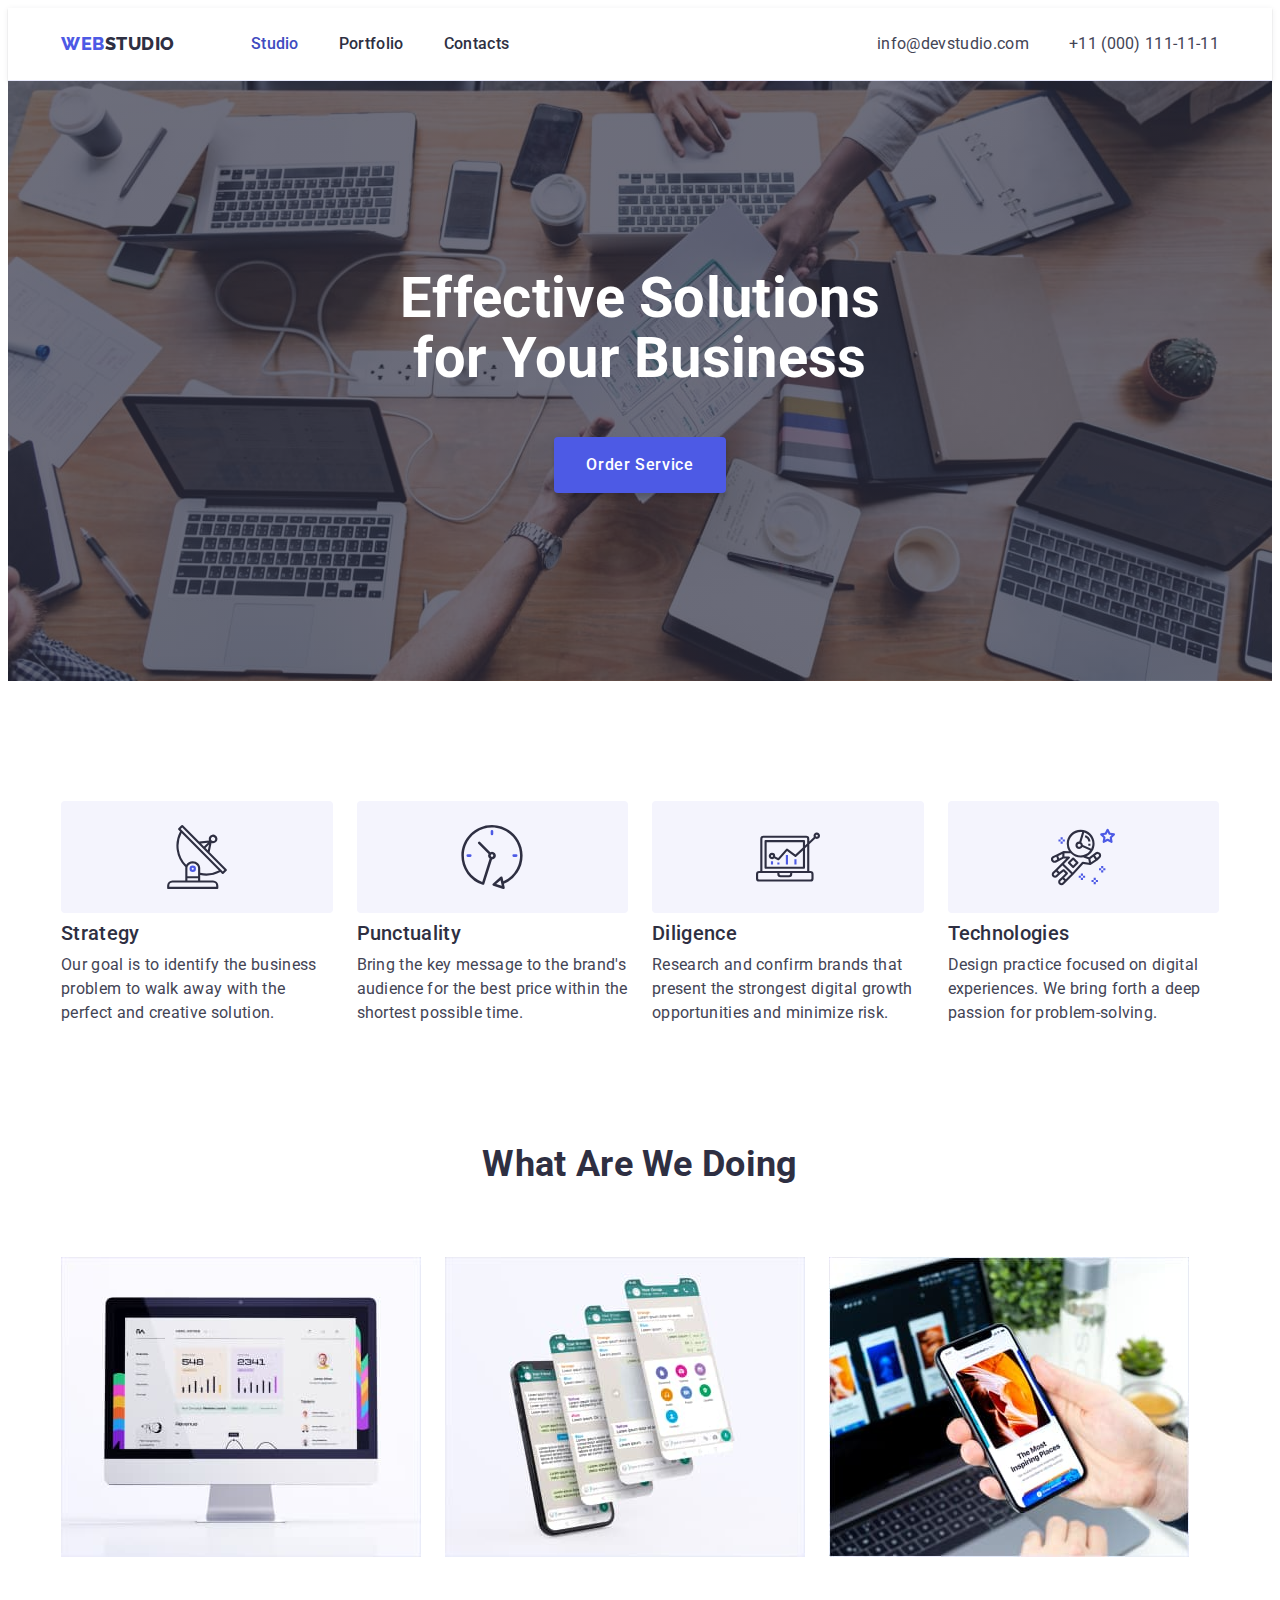
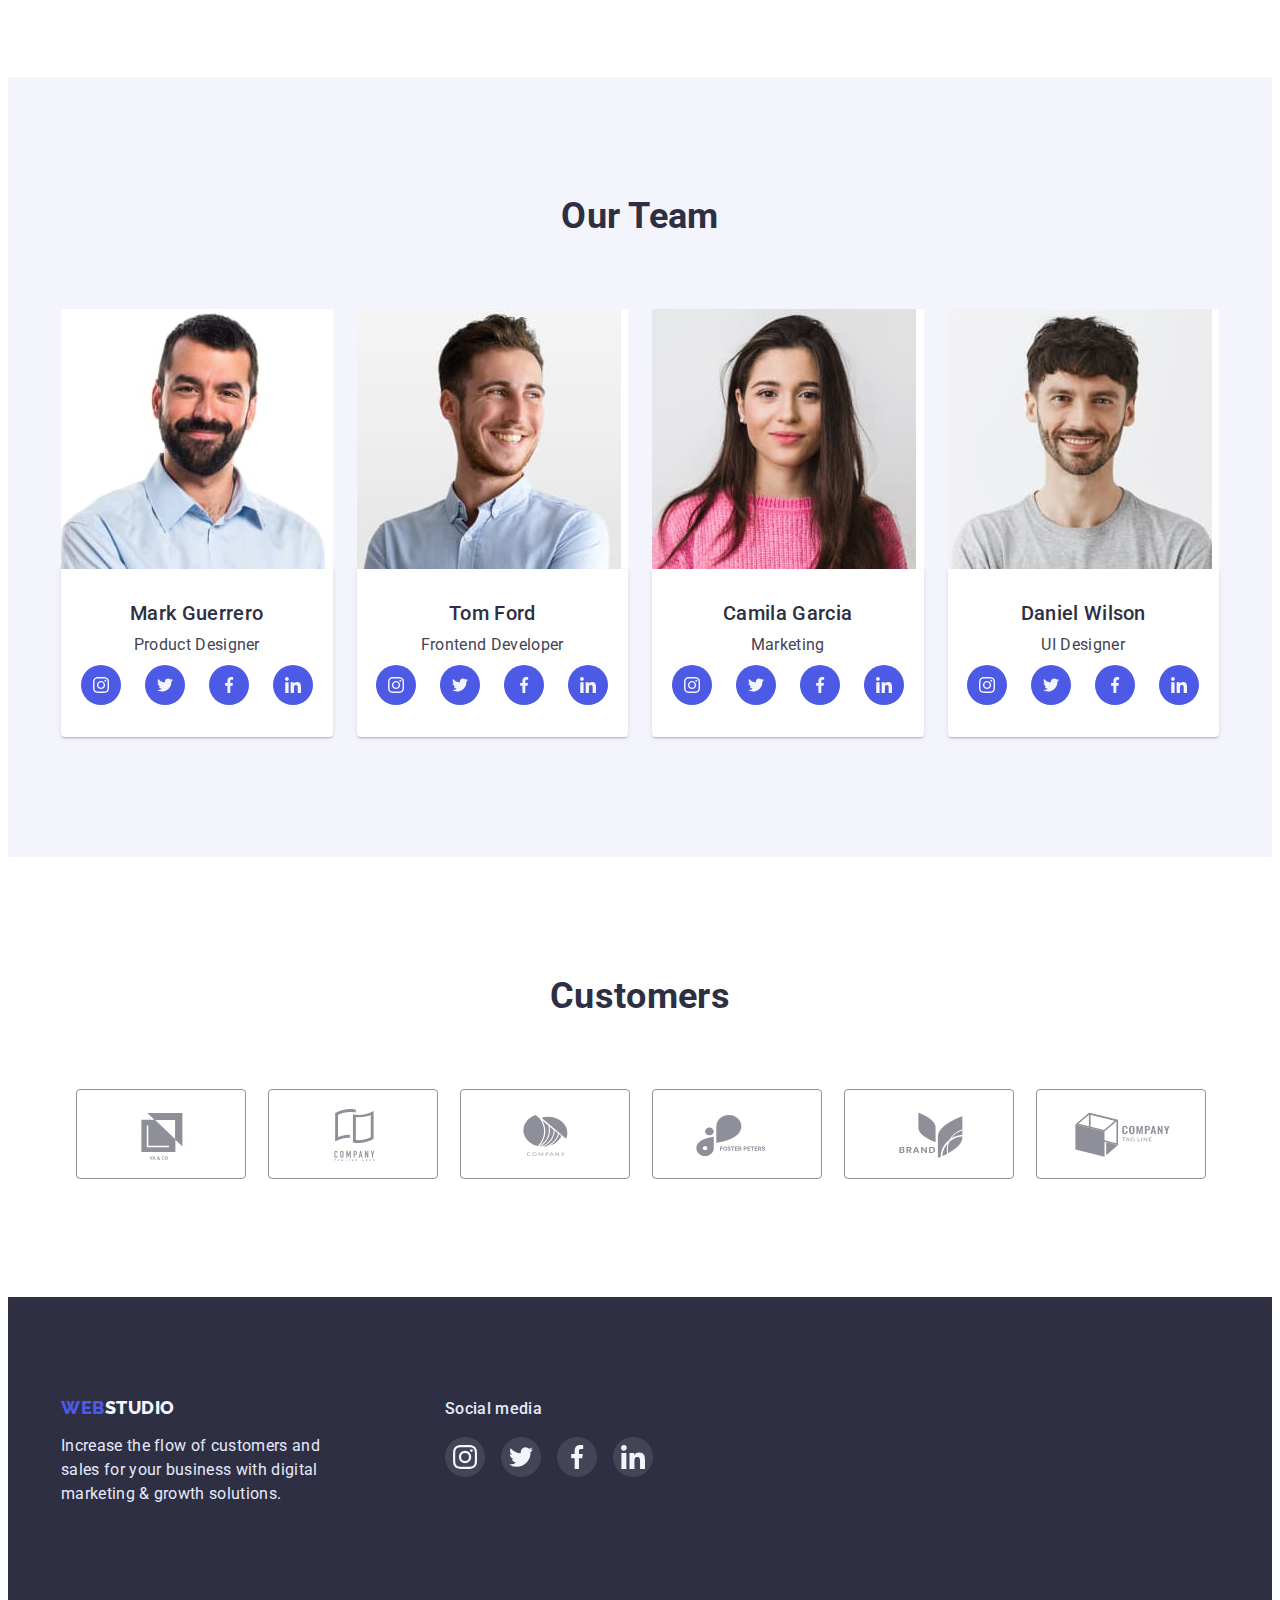
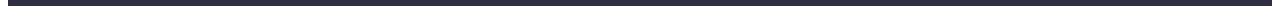
<file: index.html>
<!DOCTYPE html>
<html lang="en">
  <head>
    <meta charset="UTF-8" />
    <meta http-equiv="X-UA-Compatible" content="IE=edge" />
    <meta name="viewport" content="width=device-width, initial-scale=1.0" />
    <title>Web Studio</title>
    <link rel="preconnect" href="https://fonts.googleapis.com" />
    <link rel="preconnect" href="https://fonts.gstatic.com" crossorigin />
    <link
      href="https://fonts.googleapis.com/css2?family=Raleway:wght@800&family=Roboto:wght@400;500;700;900&display=swap"
      rel="stylesheet"
    />
    <link
      rel="stylesheet"
      href="https://cdnjs.cloudflare.com/ajax/libs/modern-normalize/1.1.0/modern-normalize.min.css"
      integrity="sha512-wpPYUAdjBVSE4KJnH1VR1HeZfpl1ub8YT/NKx4PuQ5NmX2tKuGu6U/JRp5y+Y8XG2tV+wKQpNHVUX03MfMFn9Q=="
      crossorigin="anonymous"
      referrerpolicy="no-referrer"
    />
    <link rel="stylesheet" href="./css/styles.css" />
  </head>
  <body>
    <!-- HEADER -->
    <header class="header">
      <div class="container header-container">
        <nav class="header-nav">
          <a class="logo header-logo link" href="./index.html"
            >web<span class="header-logo-accent">studio</span></a
          >
          <ul class="header-list list">
            <li class="header-item">
              <a class="header-link link current" href="./index.html">Studio</a>
            </li>
            <li class="header-item">
              <a class="header-link link" href="./portfolio.html">Portfolio</a>
            </li>
            <li class="header-item">
              <a class="header-link link" href="">Contacts</a>
            </li>
          </ul>
        </nav>
        <address class="header-contacts">
          <ul class="header-contact-list list">
            <li class="header-list-item">
              <a class="header-mail link" href="mailto:info@devstudio.com"
                >info@devstudio.com</a
              >
            </li>
            <li class="header-list-item">
              <a class="header-phone-number link" href="tel:+110001111111"
                >+11 (000) 111-11-11</a
              >
            </li>
          </ul>
        </address>
      </div>
    </header>
    <!-- MAIN -->
    <main>
      <!-- HERO -->
      <section class="hero-section">
        <div class="container">
          <h1 class="hero-title">Effective Solutions for Your Business</h1>
          <button class="hero-btn" type="button">Order Service</button>
        </div>
      </section>
      <!-- FEATURES -->
      <section class="section">
        <div class="container">
          <h2 class="section-title visually-hidden">Features</h2>
          <ul class="feature-list list">
            <li class="feature-item">
              <div class="feature-icons">
                <svg class="feature-icon" width="64" height="64">
                  <use href="./images/icons.svg#icon-antenna"></use>
                </svg>
              </div>
              <h3 class="subtitle">Strategy</h3>
              <p class="description">
                Our goal is to identify the business problem to walk away with
                the perfect and creative solution.
              </p>
            </li>
            <li class="feature-item">
              <div class="feature-icons">
                <svg class="feature-icon" width="64" height="64">
                  <use href="./images/icons.svg#icon-clock"></use>
                </svg>
              </div>
              <h3 class="subtitle">Punctuality</h3>
              <p class="description">
                Bring the key message to the brand's audience for the best price
                within the shortest possible time.
              </p>
            </li>
            <li class="feature-item">
              <div class="feature-icons">
                <svg class="feature-icon" width="64" height="64">
                  <use href="./images/icons.svg#icon-diagram"></use>
                </svg>
              </div>
              <h3 class="subtitle">Diligence</h3>
              <p class="description">
                Research and confirm brands that present the strongest digital
                growth opportunities and minimize risk.
              </p>
            </li>
            <li class="feature-item">
              <div class="feature-icons">
                <svg class="feature-icon" width="64" height="64">
                  <use href="./images/icons.svg#icon-astronaut"></use>
                </svg>
              </div>
              <h3 class="subtitle">Technologies</h3>
              <p class="description">
                Design practice focused on digital experiences. We bring forth a
                deep passion for problem-solving.
              </p>
            </li>
          </ul>
        </div>
      </section>
      <!-- WHAT ARE WE DOING -->
      <section class="section activities-section">
        <div class="container">
          <h2 class="section-title">What are we doing</h2>
          <ul class="activities-list list">
            <li class="activities">
              <img
                src="./images/what-are-we-doing/desktop-application.jpg"
                alt="desktop application"
                width="360"
                height="300"
              />
            </li>
            <li class="activities">
              <img
                src="./images/what-are-we-doing/cellphone.jpg"
                alt="cellphone"
                width="360"
                height="300"
              />
            </li>
            <li class="activities">
              <img
                src="./images/what-are-we-doing/mobile-application.jpg"
                alt="mobile aplication"
                width="360"
                height="300"
              />
            </li>
          </ul>
        </div>
      </section>
      <!-- OUR TEAM -->
      <section class="section team">
        <div class="container">
          <h2 class="section-title">Our Team</h2>
          <ul class="team-list list">
            <li class="list-item">
              <img
                class="team-card-photo"
                src="./images/employees/mark-guerrero.jpg"
                alt="Mark Guerrero"
                width="264"
                height="260"
              />
              <div class="team-card-content-wrapper">
                <h3 class="subtitle">Mark Guerrero</h3>
                <p class="description">Product Designer</p>
                <ul class="socials list">
                  <li class="socials-item">
                    <a
                      class="socials-link"
                      href="https://instagram.com"
                      target="_blank"
                      rel="noopener noreferrer"
                      aria-label="Instagram link"
                    >
                      <svg class="socials-icon" width="16" height="16">
                        <use href="./images/icons.svg#icon-instagram"></use>
                      </svg>
                    </a>
                  </li>
                  <li class="socials-item">
                    <a
                      class="socials-link"
                      href="https://twitter.com"
                      target="_blank"
                      rel="noopener noreferrer"
                      aria-label="Twitter link"
                    >
                      <svg class="socials-icon" width="16" height="16">
                        <use href="./images/icons.svg#icon-twitter"></use>
                      </svg>
                    </a>
                  </li>
                  <li class="socials-item">
                    <a
                      class="socials-link"
                      href="https://facebook.com"
                      target="_blank"
                      rel="noopener noreferrer"
                      aria-label="Facebook link"
                    >
                      <svg class="socials-icon" width="16" height="16">
                        <use href="./images/icons.svg#icon-facebook"></use>
                      </svg>
                    </a>
                  </li>
                  <li class="socials-item">
                    <a
                      class="socials-link"
                      href="https://linkedin.com"
                      target="_blank"
                      rel="noopener noreferrer"
                      aria-label="Linkedin link"
                    >
                      <svg class="socials-icon" width="16" height="16">
                        <use href="./images/icons.svg#icon-linkedin"></use>
                      </svg>
                    </a>
                  </li>
                </ul>
              </div>
            </li>
            <li class="list-item">
              <img
                class="team-card-photo"
                src="./images/employees/tom-ford.jpg"
                alt="Tom Ford"
                width="264"
                height="260"
              />
              <div class="team-card-content-wrapper">
                <h3 class="subtitle">Tom Ford</h3>
                <p class="description">Frontend Developer</p>
                <ul class="socials list">
                  <li class="socials-item">
                    <a
                      class="socials-link"
                      href="https://instagram.com"
                      target="_blank"
                      rel="noopener noreferrer"
                      aria-label="Instagram link"
                    >
                      <svg class="socials-icon" width="16" height="16">
                        <use href="./images/icons.svg#icon-instagram"></use>
                      </svg>
                    </a>
                  </li>
                  <li class="socials-item">
                    <a
                      class="socials-link"
                      href="https://twitter.com"
                      target="_blank"
                      rel="noopener noreferrer"
                      aria-label="Twitter link"
                    >
                      <svg class="socials-icon" width="16" height="16">
                        <use href="./images/icons.svg#icon-twitter"></use>
                      </svg>
                    </a>
                  </li>
                  <li class="socials-item">
                    <a
                      class="socials-link"
                      href="https://facebook.com"
                      target="_blank"
                      rel="noopener noreferrer"
                      aria-label="Facebook link"
                    >
                      <svg class="socials-icon" width="16" height="16">
                        <use href="./images/icons.svg#icon-facebook"></use>
                      </svg>
                    </a>
                  </li>
                  <li class="socials-item">
                    <a
                      class="socials-link"
                      href="https://linkedin.com"
                      target="_blank"
                      rel="noopener noreferrer"
                      aria-label="Linkedin link"
                    >
                      <svg class="socials-icon" width="16" height="16">
                        <use href="./images/icons.svg#icon-linkedin"></use>
                      </svg>
                    </a>
                  </li>
                </ul>
              </div>
            </li>
            <li class="list-item">
              <img
                class="team-card-photo"
                src="./images/employees/camila-garcia.jpg"
                alt="Camila Garcia"
                width="264"
                height="260"
              />
              <div class="team-card-content-wrapper">
                <h3 class="subtitle">Camila Garcia</h3>
                <p class="description">Marketing</p>
                <ul class="socials list">
                  <li class="socials-item">
                    <a
                      class="socials-link"
                      href="https://instagram.com"
                      target="_blank"
                      rel="noopener noreferrer"
                      aria-label="Instagram link"
                    >
                      <svg class="socials-icon" width="16" height="16">
                        <use href="./images/icons.svg#icon-instagram"></use>
                      </svg>
                    </a>
                  </li>
                  <li class="socials-item">
                    <a
                      class="socials-link"
                      href="https://twitter.com"
                      target="_blank"
                      rel="noopener noreferrer"
                      aria-label="Twitter link"
                    >
                      <svg class="socials-icon" width="16" height="16">
                        <use href="./images/icons.svg#icon-twitter"></use>
                      </svg>
                    </a>
                  </li>
                  <li class="socials-item">
                    <a
                      class="socials-link"
                      href="https://facebook.com"
                      target="_blank"
                      rel="noopener noreferrer"
                      aria-label="Facebook link"
                    >
                      <svg class="socials-icon" width="16" height="16">
                        <use href="./images/icons.svg#icon-facebook"></use>
                      </svg>
                    </a>
                  </li>
                  <li class="socials-item">
                    <a
                      class="socials-link"
                      href="https://linkedin.com"
                      target="_blank"
                      rel="noopener noreferrer"
                      aria-label="Linkedin link"
                    >
                      <svg class="socials-icon" width="16" height="16">
                        <use href="./images/icons.svg#icon-linkedin"></use>
                      </svg>
                    </a>
                  </li>
                </ul>
              </div>
            </li>
            <li class="list-item">
              <img
                class="team-card-photo"
                src="./images/employees/daniel-wilson.jpg"
                alt="Daniel Wilson"
                width="264"
                height="260"
              />
              <div class="team-card-content-wrapper">
                <h3 class="subtitle">Daniel Wilson</h3>
                <p class="description">UI Designer</p>
                <ul class="socials list">
                  <li class="socials-item">
                    <a
                      class="socials-link"
                      href="https://instagram.com"
                      target="_blank"
                      rel="noopener noreferrer"
                      aria-label="Instagram link"
                    >
                      <svg class="socials-icon" width="16" height="16">
                        <use href="./images/icons.svg#icon-instagram"></use>
                      </svg>
                    </a>
                  </li>
                  <li class="socials-item">
                    <a
                      class="socials-link"
                      href="https://twitter.com"
                      target="_blank"
                      rel="noopener noreferrer"
                      aria-label="Twitter link"
                    >
                      <svg class="socials-icon" width="16" height="16">
                        <use href="./images/icons.svg#icon-twitter"></use>
                      </svg>
                    </a>
                  </li>
                  <li class="socials-item">
                    <a
                      class="socials-link"
                      href="https://facebook.com"
                      target="_blank"
                      rel="noopener noreferrer"
                      aria-label="Facebook link"
                    >
                      <svg class="socials-icon" width="16" height="16">
                        <use href="./images/icons.svg#icon-facebook"></use>
                      </svg>
                    </a>
                  </li>
                  <li class="socials-item">
                    <a
                      class="socials-link"
                      href="https://linkedin.com"
                      target="_blank"
                      rel="noopener noreferrer"
                      aria-label="Linkedin link"
                    >
                      <svg class="socials-icon" width="16" height="16">
                        <use href="./images/icons.svg#icon-linkedin"></use>
                      </svg>
                    </a>
                  </li>
                </ul>
              </div>
            </li>
          </ul>
        </div>
      </section>
      <!-- CUSTOMERS -->
      <section class="section">
        <div class="container">
          <h2 class="section-title">Customers</h2>
          <ul class="customers list">
            <li class="customers-item">
              <a
                class="customers-link"
                href=""
                target="_blank"
                rel="noopener noreferrer"
                aria-label="Customer link"
              >
                <svg class="socials-icon" width="104" height="56">
                  <use href="./images/icons.svg#icon-logo"></use>
                </svg>
              </a>
            </li>
            <li class="customers-item">
              <a
                class="customers-link"
                href=""
                target="_blank"
                rel="noopener noreferrer"
                aria-label="Customer link"
              >
                <svg class="socials-icon" width="104" height="56">
                  <use href="./images/icons.svg#icon-logo-1"></use>
                </svg>
              </a>
            </li>
            <li class="customers-item">
              <a
                class="customers-link"
                href=""
                target="_blank"
                rel="noopener noreferrer"
                aria-label="Customer link"
              >
                <svg class="socials-icon" width="104" height="56">
                  <use href="./images/icons.svg#icon-logo-2"></use>
                </svg>
              </a>
            </li>
            <li class="customers-item">
              <a
                class="customers-link"
                href=""
                target="_blank"
                rel="noopener noreferrer"
                aria-label="Customer link"
              >
                <svg class="socials-icon" width="104" height="56">
                  <use href="./images/icons.svg#icon-logo-3"></use>
                </svg>
              </a>
            </li>
            <li class="customers-item">
              <a
                class="customers-link"
                href=""
                target="_blank"
                rel="noopener noreferrer"
                aria-label="Customer link"
              >
                <svg class="socials-icon" width="104" height="56">
                  <use href="./images/icons.svg#icon-logo-4"></use>
                </svg>
              </a>
            </li>
            <li class="customers-item">
              <a
                class="customers-link"
                href=""
                target="_blank"
                rel="noopener noreferrer"
                aria-label="Customer link"
              >
                <svg class="socials-icon" width="104" height="56">
                  <use href="./images/icons.svg#icon-logo-5"></use>
                </svg>
              </a>
            </li>
          </ul>
        </div>
      </section>
    </main>
    <!-- FOOTER -->
    <footer class="footer">
      <div class="footer-container container">
        <div class="footer-lesf-side">
          <a class="logo footer-logo link" href="./index.html"
            >web<span class="footer-logo-accent">studio</span></a
          >
          <p class="footer-text">
            Increase the flow of customers and sales for your business with
            digital marketing &amp; growth solutions.
          </p>
        </div>
        <div class="social-media">
          <h2 class="footer-socials-title">Social media</h2>
          <ul class="footer-socials list">
            <li class="footer-socials-item">
              <a
                class="footer-socials-link"
                href="https://instagram.com"
                target="_blank"
                rel="noopener noreferrer"
                aria-label="Instagram link"
              >
                <svg class="footer-socials-icon" width="24" height="24">
                  <use href="./images/icons.svg#icon-instagram"></use>
                </svg>
              </a>
            </li>
            <li class="footer-socials-item">
              <a
                class="footer-socials-link"
                href="https://twitter.com"
                target="_blank"
                rel="noopener noreferrer"
                aria-label="Twitter link"
              >
                <svg class="footer-socials-icon" width="24" height="24">
                  <use href="./images/icons.svg#icon-twitter"></use>
                </svg>
              </a>
            </li>
            <li class="footer-socials-item">
              <a
                class="footer-socials-link"
                href="https://facebook.com"
                target="_blank"
                rel="noopener noreferrer"
                aria-label="Facebook link"
              >
                <svg class="footer-socials-icon" width="24" height="24">
                  <use href="./images/icons.svg#icon-facebook"></use>
                </svg>
              </a>
            </li>
            <li class="footer-socials-item">
              <a
                class="footer-socials-link"
                href="https://linkedin.com"
                target="_blank"
                rel="noopener noreferrer"
                aria-label="Linkedin link"
              >
                <svg class="footer-socials-icon" width="24" height="24">
                  <use href="./images/icons.svg#icon-linkedin"></use>
                </svg>
              </a>
            </li>
          </ul>
        </div>
      </div>
    </footer>
  </body>
</html>
</file>
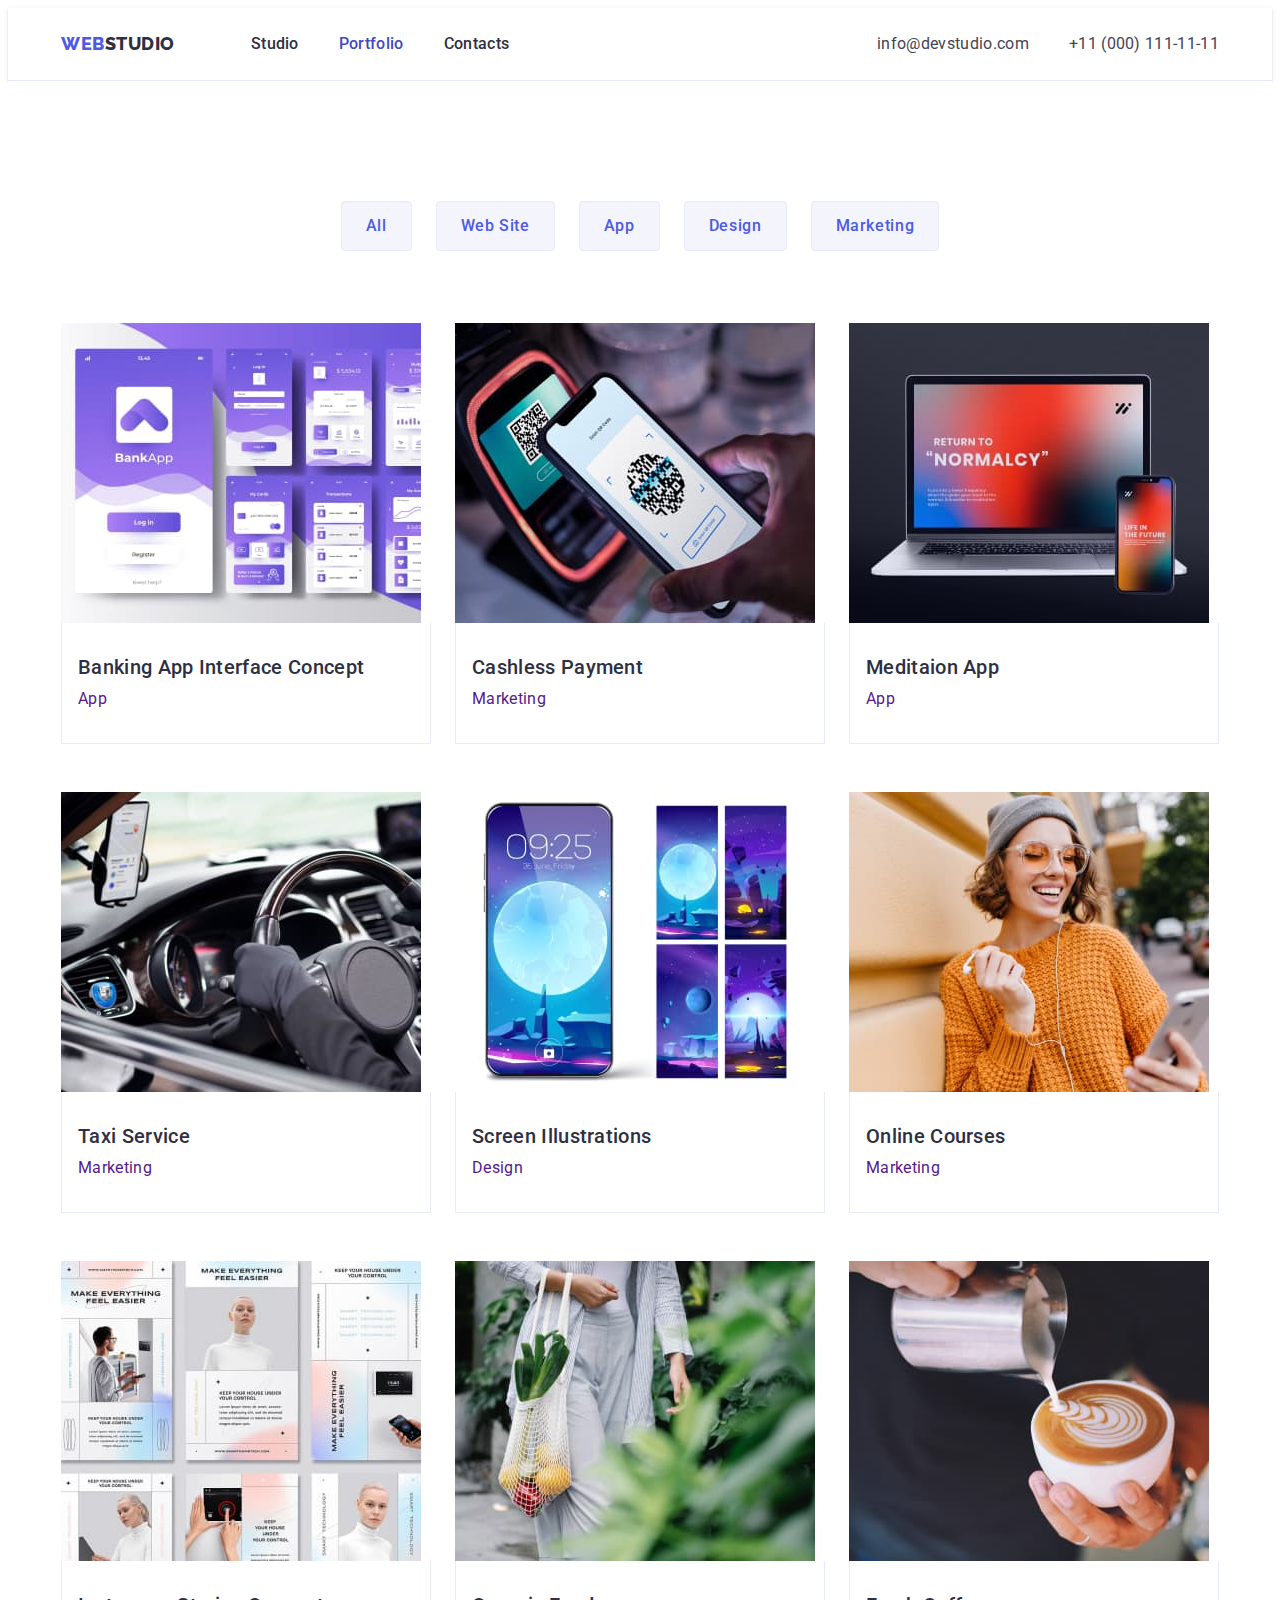
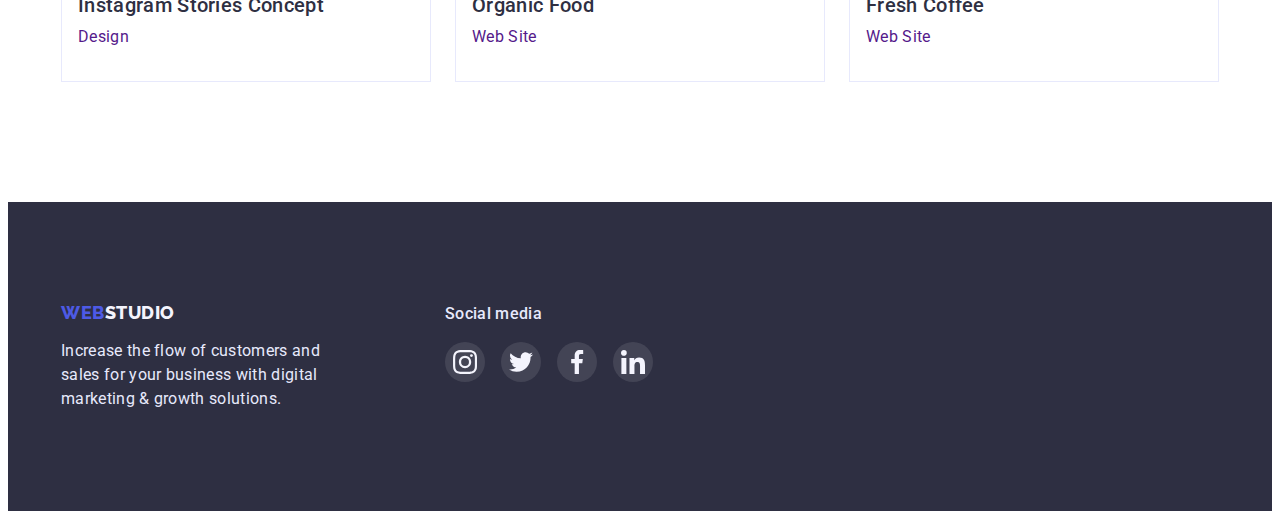
<file: portfolio.html>
<!DOCTYPE html>
<html lang="en">
  <head>
    <meta charset="UTF-8" />
    <meta http-equiv="X-UA-Compatible" content="IE=edge" />
    <meta name="viewport" content="width=device-width, initial-scale=1.0" />
    <title>Portfolio</title>
    <link rel="preconnect" href="https://fonts.googleapis.com" />
    <link rel="preconnect" href="https://fonts.gstatic.com" crossorigin />
    <link
      href="https://fonts.googleapis.com/css2?family=Raleway:wght@800&family=Roboto:wght@400;500;700;900&display=swap"
      rel="stylesheet"
    />
    <link
      rel="stylesheet"
      href="https://cdnjs.cloudflare.com/ajax/libs/modern-normalize/1.1.0/modern-normalize.min.css"
      integrity="sha512-wpPYUAdjBVSE4KJnH1VR1HeZfpl1ub8YT/NKx4PuQ5NmX2tKuGu6U/JRp5y+Y8XG2tV+wKQpNHVUX03MfMFn9Q=="
      crossorigin="anonymous"
      referrerpolicy="no-referrer"
    />
    <link rel="stylesheet" href="./css/styles.css" />
  </head>
  <body>
    <!-- HEADER -->
    <header class="header">
      <div class="container header-container">
        <nav class="header-nav">
          <a class="logo header-logo link" href="./index.html"
            >web<span class="header-logo-accent">studio</span></a
          >
          <ul class="header-list list">
            <li class="header-item">
              <a class="header-link link" href="./index.html">Studio</a>
            </li>
            <li class="header-item">
              <a class="header-link link current" href="./portfolio.html"
                >Portfolio</a
              >
            </li>
            <li class="header-item">
              <a class="header-link link" href="">Contacts</a>
            </li>
          </ul>
        </nav>
        <address class="header-contacts">
          <ul class="header-contact-list list">
            <li class="header-list-item">
              <a class="header-mail link" href="mailto:info@devstudio.com"
                >info@devstudio.com</a
              >
            </li>
            <li class="header-list-item">
              <a class="header-phone-number link" href="tel:+110001111111"
                >+11 (000) 111-11-11</a
              >
            </li>
          </ul>
        </address>
      </div>
    </header>
    <!-- MAIN -->
    <main>
      <!-- HERO -->
      <section class="section">
        <div class="container">
          <h1 class="visually-hidden">Portfolio</h1>
          <ul class="filter-list list">
            <li class="filter-list-item">
              <button class="filter-btn" type="button">All</button>
            </li>
            <li class="filter-list-item">
              <button class="filter-btn" type="button">Web Site</button>
            </li>
            <li class="filter-list-item">
              <button class="filter-btn" type="button">App</button>
            </li>
            <li class="filter-list-item">
              <button class="filter-btn" type="button">Design</button>
            </li>
            <li class="filter-list-item">
              <button class="filter-btn" type="button">Marketing</button>
            </li>
          </ul>
          <ul class="row-list list">
            <li class="row-items">
              <a href="" class="project-card-link link">
                <img
                  src="./images/project-cards/project-card-1.jpg"
                  alt="Banking app interface concept"
                  width="360"
                  height="300"
                />
                <div class="card-content-wrapper">
                  <h2 class="subtitle">Banking App Interface Concept</h2>
                  <p class="description">App</p>
                </div>
              </a>
            </li>
            <li class="row-items">
              <a href="" class="project-card-link link">
                <img
                  src="./images/project-cards/project-card-2.jpg"
                  alt="A phone scanning QR code"
                  width="360"
                  height="300"
                />
                <div class="card-content-wrapper">
                  <h2 class="subtitle">Cashless Payment</h2>
                  <p class="description">Marketing</p>
                </div>
              </a>
            </li>
            <li class="row-items">
              <a href="" class="project-card-link link">
                <img
                  src="./images/project-cards/project-card-3.jpg"
                  alt="Laptop and phone show the same application"
                  width="360"
                  height="300"
                />
                <div class="card-content-wrapper">
                  <h2 class="subtitle">Meditaion App</h2>
                  <p class="description">App</p>
                </div>
              </a>
            </li>
            <li class="row-items">
              <a href="" class="project-card-link link">
                <img
                  src="./images/project-cards/project-card-4.jpg"
                  alt="Hands on the steering wheel of a car"
                  width="360"
                  height="300"
                />
                <div class="card-content-wrapper">
                  <h2 class="subtitle">Taxi Service</h2>
                  <p class="description">Marketing</p>
                </div>
              </a>
            </li>
            <li class="row-items">
              <a href="" class="project-card-link link">
                <img
                  src="./images/project-cards/project-card-5.jpg"
                  alt="Phone screen illustrations"
                  width="360"
                  height="300"
                />
                <div class="card-content-wrapper">
                  <h2 class="subtitle">Screen Illustrations</h2>
                  <p class="description">Design</p>
                </div>
              </a>
            </li>
            <li class="row-items">
              <a href="" class="project-card-link link">
                <img
                  src="./images/project-cards/project-card-6.jpg"
                  alt="A girl in a yellow sweater speaks on a video call on a phone"
                  width="360"
                  height="300"
                />
                <div class="card-content-wrapper">
                  <h2 class="subtitle">Online Courses</h2>
                  <p class="description">Marketing</p>
                </div>
              </a>
            </li>
            <li class="row-items">
              <a href="" class="project-card-link link">
                <img
                  src="./images/project-cards/project-card-7.jpg"
                  alt="Instagram stories сoncept"
                  width="360"
                  height="300"
                />
                <div class="card-content-wrapper">
                  <h2 class="subtitle">Instagram Stories Concept</h2>
                  <p class="description">Design</p>
                </div>
              </a>
            </li>
            <li class="row-items">
              <a href="" class="project-card-link link">
                <img
                  src="./images/project-cards/project-card-8.jpg"
                  alt="Woman carries a net bag with vegetables and fruits"
                  width="360"
                  height="300"
                />
                <div class="card-content-wrapper">
                  <h2 class="subtitle">Organic Food</h2>
                  <p class="description">Web Site</p>
                </div>
              </a>
            </li>
            <li class="row-items">
              <a href="" class="project-card-link link">
                <img
                  src="./images/project-cards/project-card-9.jpg"
                  alt="Adding milk to a cup of coffee"
                  width="360"
                  height="300"
                />
                <div class="card-content-wrapper">
                  <h2 class="subtitle">Fresh Coffee</h2>
                  <p class="description">Web Site</p>
                </div>
              </a>
            </li>
          </ul>
        </div>
      </section>
    </main>
    <!-- FOOTER -->
    <footer class="footer">
      <div class="footer-container container">
        <div class="footer-lesf-side">
          <a class="logo footer-logo link" href="./index.html"
            >web<span class="footer-logo-accent">studio</span></a
          >
          <p class="footer-text">
            Increase the flow of customers and sales for your business with
            digital marketing &amp; growth solutions.
          </p>
        </div>
        <div class="social-media">
          <h2 class="footer-socials-title">Social media</h2>
          <ul class="footer-socials list">
            <li class="footer-socials-item">
              <a
                class="footer-socials-link"
                href="https://instagram.com"
                target="_blank"
                rel="noopener noreferrer"
                aria-label="Instagram link"
              >
                <svg class="footer-socials-icon" width="24" height="24">
                  <use href="./images/icons.svg#icon-instagram"></use>
                </svg>
              </a>
            </li>
            <li class="footer-socials-item">
              <a
                class="footer-socials-link"
                href="https://twitter.com"
                target="_blank"
                rel="noopener noreferrer"
                aria-label="Twitter link"
              >
                <svg class="footer-socials-icon" width="24" height="24">
                  <use href="./images/icons.svg#icon-twitter"></use>
                </svg>
              </a>
            </li>
            <li class="footer-socials-item">
              <a
                class="footer-socials-link"
                href="https://facebook.com"
                target="_blank"
                rel="noopener noreferrer"
                aria-label="Facebook link"
              >
                <svg class="footer-socials-icon" width="24" height="24">
                  <use href="./images/icons.svg#icon-facebook"></use>
                </svg>
              </a>
            </li>
            <li class="footer-socials-item">
              <a
                class="footer-socials-link"
                href="https://linkedin.com"
                target="_blank"
                rel="noopener noreferrer"
                aria-label="Linkedin link"
              >
                <svg class="footer-socials-icon" width="24" height="24">
                  <use href="./images/icons.svg#icon-linkedin"></use>
                </svg>
              </a>
            </li>
          </ul>
        </div>
      </div>
    </footer>
  </body>
</html>
</file>
<file: css/styles.css>
:root {
  /* -----------------TEXT COLORS---------------- */
  --primary-font: 'Roboto', sans-serif;
  --secondary-font: 'Raleway', sans-serif;
  --primary-txt-cl: #434455;
  --secondary-txt-cl: #2e2f42;
  --accent-txt-cl: #4d5ae5;
  --light-accent-txt-cl: #e7e9fc;
  --light-theme-btn-txt-cl: #4d5ae5;
  --dark-theme-btn-txt-cl: #fff;
  --link-hover-txt-cl: #404bbf;
  --hero-title-txt-cl: #fff;
  --footer-logo-accent-txt-cl: #f4f4fd;
  --icon-text-fill-cl: #f4f4fd;
  /* ---------------------BG COLORS----------------- */
  --primary-bg-cl: #fff;
  --secondary-bg-cl: #2e2f42;
  --light-bg-cl: #f4f4fd;
  --active-btn-bg-cl: #404bbf;
  --hero-btn-bg-cl: #4d5ae5;
  --dark-social-btn-bg-cl: rgba(255, 255, 255, 0.1);
  --footer-social-btn-hover-bg-cl: #31d0aa;
  /* ---------------------OTHERS----------------- */
  --indent: 24px;
  --radius: 4px;
  --feature-items: 4;
  --project-items: 3;
  --team-items: 4;
}
body {
  font-family: var(--primary-font);
  color: var(--primary-txt-cl);
  letter-spacing: 0.02em;
}

/* -----------------RESET STYLES---------------------- */
h1,
h2,
h3,
h4,
h5,
h6,
p {
  margin: 0;
}
img {
  display: block;
  max-width: 100%;
  height: auto;
}
button {
  cursor: pointer;
}
.link {
  text-decoration: none;
}
.list {
  list-style: none;
  margin: 0;
  padding: 0;
}
ul,
ol {
  margin-top: 0;
  margin-bottom: 0;
  padding-left: 0;
}
.container {
  width: 1158px;
  padding-left: 15px;
  padding-right: 15px;
  margin-left: auto;
  margin-right: auto;
}
/* ----------------------COMPONENTS--------------------- */
.logo {
  font-family: var(--secondary-font);
  font-weight: 800;
  font-size: 18px;
  letter-spacing: 0.03em;
  text-transform: uppercase;
  margin-right: 76px;

  color: var(--accent-txt-cl);
}
.section {
  background-color: var(--primary-bg-cl);

  padding-top: 120px;
  padding-bottom: 120px;
}
.section-title {
  font-size: 36px;
  line-height: 1.11;
  text-align: center;
  text-transform: capitalize;

  color: var(--secondary-txt-cl);

  margin-bottom: 72px;
}
.subtitle {
  font-weight: 500;
  font-size: 20px;
  line-height: 1.2;

  color: var(--secondary-txt-cl);

  margin-bottom: 8px;
}
.description {
  line-height: 1.5;
  /* margin-bottom: 8px; */
}
.list-item {
  background-color: var(--primary-bg-cl);
}

/* ----------------HIDDEN TITLES-------------- */
.visually-hidden {
  position: absolute;
  width: 1px;
  height: 1px;
  margin: -1px;
  border: 0;
  padding: 0;

  white-space: nowrap;
  clip-path: inset(100%);
  clip: rect(0 0 0 0);
  overflow: hidden;
}
/* ------------------HEADER-------------------- */
.header-container {
  display: flex;
  align-items: center;
  justify-content: space-between;
}
.header {
  background-color: var(--primary-bg-cl);

  padding-top: 24px;
  padding-bottom: 24px;

  border-bottom: 1px solid #e7e9fc;
  box-shadow: 0px 2px 1px rgba(46, 47, 66, 0.08),
    0px 1px 1px rgba(46, 47, 66, 0.16), 0px 1px 6px rgba(46, 47, 66, 0.08);
}
.header-nav {
  display: flex;
  align-items: center;
}
.header-list,
.header-contact-list {
  display: flex;
  align-items: center;
  gap: 40px;
}
.header-logo {
  line-height: 1.33;

  margin-right: 76px;
}
.header-logo-accent {
  color: var(--secondary-txt-cl);
}
.header-link.current {
  color: var(--link-hover-txt-cl);
}
.header-link {
  font-weight: 500;
  line-height: 1.5;

  color: var(--secondary-txt-cl);
}
.header-link:hover,
.header-link:focus {
  color: var(--link-hover-txt-cl);
}
.header-mail,
.header-phone-number {
  font-style: normal;
  line-height: 1.5;

  color: var(--primary-txt-cl);
}
.header-mail:hover,
.header-mail:focus {
  color: var(--link-hover-txt-cl);
}
.header-phone-number:hover,
.header-phone-number:focus {
  color: var(--link-hover-txt-cl);
}
/* ------------------HERO SECTION-------------------- */
.hero-section {
  background-color: var(--secondary-bg-cl);

  padding-top: 188px;
  padding-bottom: 188px;

  margin-right: auto;
  margin-left: auto;

  max-width: 1440px;
  background-image: linear-gradient(
      hsla(237, 18%, 22%, 0.7),
      rgba(46, 47, 66, 0.7)
    ),
    url(../images/hero-image/hero-image.jpg);
  background-repeat: no-repeat;
  background-size: cover;
  background-position: center;
}
.hero-title {
  font-size: 56px;
  line-height: 1.07;
  text-align: center;
  margin-bottom: 48px;

  color: var(--hero-title-txt-cl);

  width: 494px;
  margin-right: auto;
  margin-left: auto;
}
.hero-btn {
  font-family: inherit;
  font-weight: 500;
  font-size: 16px;
  line-height: 1.5;
  letter-spacing: 0.04em;

  display: block;
  min-width: 169px;
  margin-right: auto;
  margin-left: auto;
  padding: 16px 32px;

  box-shadow: 0px 4px 4px rgba(0, 0, 0, 0.15);
  border: transparent;
  border-radius: var(--radius);

  color: var(--dark-theme-btn-txt-cl);
  background-color: var(--hero-btn-bg-cl);
}
.hero-btn:hover,
.hero-btn:focus {
  background-color: var(--active-btn-bg-cl);
}
/* ------------ FEATURES --------------------------- */
.feature-list {
  display: flex;
  gap: 24px;
}
.feature-item {
  display: flex;
  flex-wrap: wrap;
  align-items: center;
  flex-basis: calc(
    (100% - var(--indent) * (var(--feature-items) - 1)) / var(--feature-items)
  );
  gap: 8px;
}
.feature-icons {
  display: flex;
  align-items: center;
  justify-content: center;
  width: 100%;
  min-height: 112px;

  background: var(--light-bg-cl);
  border-radius: 4px;
}
.feature-item .subtitle {
  margin-bottom: 0;
}
/* ------------  WHAT ARE WE DOING --------------------------- */
.activities-section {
  padding-top: 0;
}
.activities-list {
  display: flex;
  flex-wrap: wrap;
  gap: 24px;
}
/* ---------------------TEAM---------------------- */
.section.team {
  background-color: var(--light-bg-cl);
}
.team-list {
  display: flex;
  flex-wrap: wrap;
  gap: 24px;
  text-align: center;
}
.team-list .subtitle {
  margin-bottom: 8px;
}
.list-item {
  flex-basis: calc(
    (100% - var(--indent) * (var(--team-items) - 1)) / var(--team-items)
  );
}
.team-card-content-wrapper {
  padding-top: 32px;
  padding-bottom: 32px;
  box-shadow: 0px 1px 6px rgba(46, 47, 66, 0.08),
    0px 1px 1px rgba(46, 47, 66, 0.16), 0px 2px 1px rgba(46, 47, 66, 0.08);
  border-radius: 0px 0px 4px 4px;
}
.team .description {
  margin-bottom: 8px;
}
.socials {
  display: flex;
  align-items: center;
  justify-content: center;
  gap: 24px;
}
.socials-item {
  width: 40px;
  height: 40px;
}
.socials-link {
  display: flex;
  align-items: center;
  justify-content: center;

  width: 100%;
  height: 100%;
  background-color: var(--hero-btn-bg-cl);
  border-radius: 50%;
  color: var(--icon-text-fill-cl);
}
.socials-link:hover,
.socials-link:focus {
  background-color: var(--active-btn-bg-cl);
}

/* -------------------------CUSTOMERS--------------------*/
.customers {
  display: flex;
  align-items: center;
  justify-content: center;
  gap: 24px;
}
.customers-item {
  width: 168px;
  height: 88px;
}
.customers-link {
  display: flex;
  align-items: center;
  justify-content: center;

  width: 100%;
  height: 100%;
  color: #8e8f99;
  border: 1px solid #8e8f99;
  border-radius: 4px;
}
.customers-link:hover,
.customers-link:focus {
  color: var(--active-btn-bg-cl);
  border: 1px solid #404bbf;
  border-radius: 4px;
}
.socials-icon {
  fill: currentColor;
}
/* -------------------------FOOTER --------------------*/

.footer {
  background-color: var(--secondary-bg-cl);

  margin-right: auto;
  margin-left: auto;
  padding-top: 100px;
  padding-bottom: 100px;
}
.footer-container {
  display: flex;
  gap: 120px;
  align-items: baseline;
}
.footer-logo {
  line-height: 1.17;

  display: block;
  margin-bottom: 16px;
  margin-right: 0;
}
.footer-logo-accent {
  color: var(--footer-logo-accent-txt-cl);
}
.footer-text {
  line-height: 1.5;
  color: var(--light-accent-txt-cl);

  width: 264px;
}
.footer-socials-title {
  font-weight: 500;
  font-size: 16px;
  line-height: 1.5;

  margin-bottom: 16px;

  color: var(--light-accent-txt-cl);
}
.footer-socials {
  display: flex;
  align-items: start;
  justify-content: start;
  gap: 16px;
}
.footer-socials-item {
  width: 40px;
  height: 40px;
}
.footer-socials-link {
  display: flex;
  align-items: center;
  justify-content: center;
  width: 100%;
  height: 100%;
  background-color: var(--dark-social-btn-bg-cl);
  border-radius: 50%;
  color: var(--icon-text-fill-cl);
}
.footer-socials-link:hover,
.footer-socials-link:focus {
  background-color: var(--footer-social-btn-hover-bg-cl);
}
.footer-socials-icon {
  fill: currentColor;
}
/* ----------------------PORTFOLIO----------------------- */
.filter-btn {
  font-family: inherit;
  font-weight: 500;
  font-size: 16px;
  line-height: 1.5;
  letter-spacing: 0.04em;

  border: 1px solid var(--light-accent-txt-cl);
  border-radius: var(--radius);
  color: var(--light-theme-btn-txt-cl);
  background-color: var(--light-bg-cl);

  padding: 12px 24px;
}
.filter-btn:not(:last-child) {
  margin-right: 24px;
}
.filter-btn:hover,
.filter-btn:focus {
  color: var(--dark-theme-btn-txt-cl);
  background-color: var(--active-btn-bg-cl);
  background: #404bbf;
  box-shadow: 0px 3px 1px rgba(0, 0, 0, 0.1), 0px 2px 1px rgba(0, 0, 0, 0.08),
    0px 2px 2px rgba(0, 0, 0, 0.12);
  border-radius: 4px;
  border-color: transparent;
}
.filter-list {
  display: flex;
  gap: 24px;
  justify-content: center;
  margin-bottom: 72px;
  margin-right: auto;
  margin-left: auto;
}
.row-list {
  display: flex;
  align-items: center;
  flex-wrap: wrap;
  gap: 48px 24px;
  margin: 0;
  padding: 0;
}
.row-items {
  flex-basis: calc(
    (100% - var(--indent) * (var(--project-items) - 1)) / var(--project-items)
  );
}
.card-content-wrapper {
  padding-top: 32px;
  padding-bottom: 32px;
  padding-left: 16px;
  border: 1px solid #e7e9fc;
  border-top: none;
}
.project-card-link:hover .card-content-wrapper,
.project-card-link:focus .card-content-wrapper {
  border: 0.5px solid #f4f4fd;
  border-top: none;
  box-shadow: 0px 1px 6px rgba(46, 47, 66, 0.08),
    0px 1px 1px rgba(46, 47, 66, 0.16), 0px 2px 1px rgba(46, 47, 66, 0.08);
}
</file>
